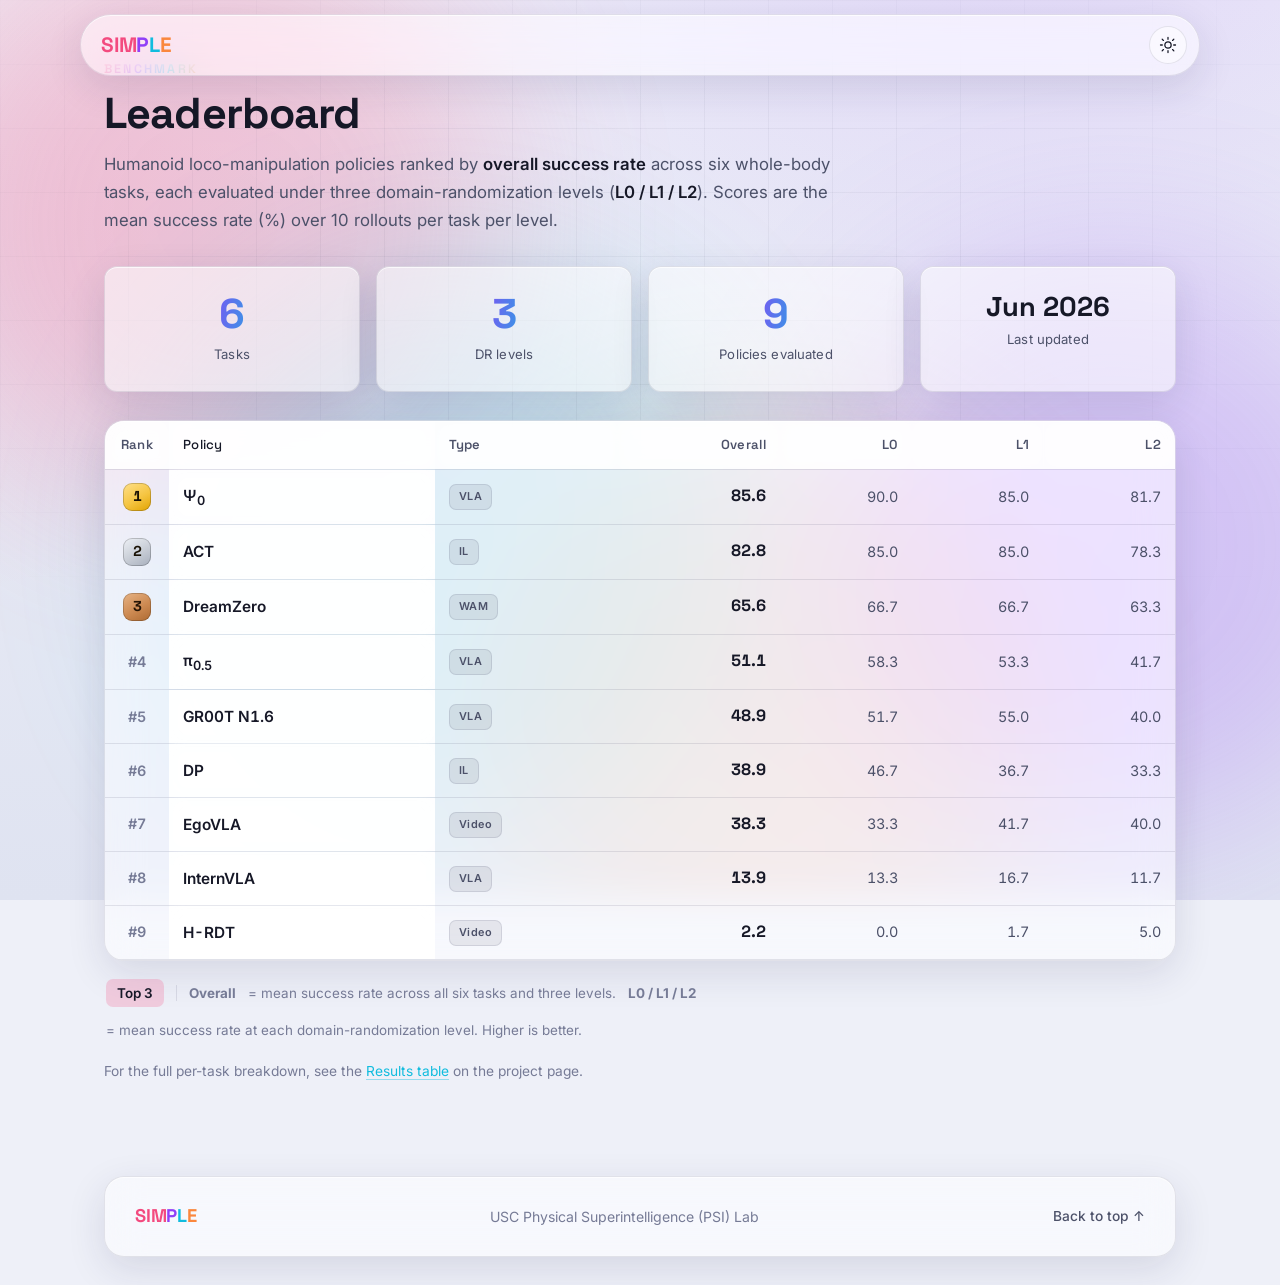
<file: leaderboard.html>
<!DOCTYPE html>
<html lang="en">
<head>
  <meta charset="UTF-8" />
  <meta name="viewport" content="width=device-width, initial-scale=1.0" />
  <title>SIMPLE &middot; Leaderboard</title>
  <meta name="description" content="SIMPLE leaderboard: humanoid loco-manipulation policies ranked by overall success rate across six whole-body tasks and three domain-randomization levels." />
  <meta name="color-scheme" content="dark light" />
  <script>
    // Set theme before paint to avoid a flash of the wrong theme.
    (function () {
      try {
        var param = new URLSearchParams(location.search).get('theme');
        if (param === 'light' || param === 'dark') {
          localStorage.setItem('theme', param);
        }
        var saved = localStorage.getItem('theme');
        var theme = saved || (window.matchMedia('(prefers-color-scheme: light)').matches ? 'light' : 'dark');
        document.documentElement.setAttribute('data-theme', theme);
      } catch (e) {
        document.documentElement.setAttribute('data-theme', 'dark');
      }
    })();
  </script>
  <link rel="preconnect" href="https://fonts.googleapis.com" />
  <link rel="preconnect" href="https://fonts.gstatic.com" crossorigin />
  <link href="https://fonts.googleapis.com/css2?family=Space+Grotesk:wght@400;500;600;700&family=Inter:wght@400;500;600;700&display=swap" rel="stylesheet" />
  <link rel="stylesheet" href="styles.css" />
</head>
<body>
  <!-- Ambient gradient glow background -->
  <div class="bg-field" aria-hidden="true">
    <span class="blob blob--pink"></span>
    <span class="blob blob--purple"></span>
    <span class="blob blob--cyan"></span>
    <span class="blob blob--orange"></span>
    <div class="grid-overlay"></div>
  </div>

  <!-- Navbar -->
  <header class="nav glass" id="nav">
    <a href="index.html#top" class="nav__brand">
      <span class="logo-text"><span class="g-s">S</span><span class="g-i">I</span><span class="g-m">M</span><span class="g-p">P</span><span class="g-l">L</span><span class="g-e">E</span></span>
    </a>
    <nav class="nav__links" id="navLinks">

    </nav>
    <div class="nav__right">
      <button class="theme-toggle" id="themeToggle" aria-label="Switch between light and dark theme" title="Toggle theme">
        <svg class="ico-moon" viewBox="0 0 24 24" aria-hidden="true"><path d="M21 12.8A9 9 0 1 1 11.2 3a7 7 0 0 0 9.8 9.8z" fill="none" stroke="currentColor" stroke-width="1.7" stroke-linejoin="round"/></svg>
        <svg class="ico-sun" viewBox="0 0 24 24" aria-hidden="true"><circle cx="12" cy="12" r="4.2" fill="none" stroke="currentColor" stroke-width="1.7"/><path d="M12 2v2.4M12 19.6V22M4.2 4.2l1.7 1.7M18.1 18.1l1.7 1.7M2 12h2.4M19.6 12H22M4.2 19.8l1.7-1.7M18.1 5.9l1.7-1.7" fill="none" stroke="currentColor" stroke-width="1.7" stroke-linecap="round"/></svg>
      </button>
      <button class="nav__toggle" id="navToggle" aria-label="Toggle navigation" aria-expanded="false">
        <span></span><span></span><span></span>
      </button>
    </div>
  </header>

  <main id="top">
    <section class="section" id="leaderboard">
      <div class="section__head reveal">
        <span class="kicker">Benchmark</span>
        <h2>Leaderboard</h2>
        <p class="lede">Humanoid loco-manipulation policies ranked by <b>overall success rate</b> across six whole-body tasks, each evaluated under three domain-randomization levels (<b>L0 / L1 / L2</b>). Scores are the mean success rate (%) over 10 rollouts per task per level.</p>
      </div>

      <div class="stat-grid stat-grid--4 reveal">
        <div class="stat glass">
          <div class="stat__num">6</div>
          <div class="stat__label">Tasks</div>
        </div>
        <div class="stat glass">
          <div class="stat__num">3</div>
          <div class="stat__label">DR levels</div>
        </div>
        <div class="stat glass">
          <div class="stat__num" id="lbCount">9</div>
          <div class="stat__label">Policies evaluated</div>
        </div>
        <div class="stat glass">
          <div class="stat__num stat__num--text">Jun 2026</div>
          <div class="stat__label">Last updated</div>
        </div>
      </div>

      <div class="table-wrap glass reveal">
        <table class="bench lb">
          <thead>
            <tr>
              <th class="lb-rank">Rank</th>
              <th class="sticky-col">Policy</th>
              <th class="lb-type">Type</th>
              <th class="lb-overall">Overall</th>
              <th class="lb-num">L0</th>
              <th class="lb-num">L1</th>
              <th class="lb-num">L2</th>
            </tr>
          </thead>
          <tbody id="lbBody"><!-- rows injected by leaderboard.js --></tbody>
        </table>
      </div>

      <p class="legend reveal">
        <span class="lg lg--best">Top 3</span>
        <span class="lg-sep"></span>
        <b>Overall</b> = mean success rate across all six tasks and three levels. <b>L0 / L1 / L2</b> = mean success rate at each domain-randomization level. Higher is better.
      </p>
      <p class="note reveal">For the full per-task breakdown, see the <a class="inline-link" href="index.html#results">Results table</a> on the project page.</p>
    </section>
  </main>

  <footer class="footer">
    <div class="footer__inner glass">
      <span class="logo-text logo-text--sm"><span class="g-s">S</span><span class="g-i">I</span><span class="g-m">M</span><span class="g-p">P</span><span class="g-l">L</span><span class="g-e">E</span></span>
      <p>USC Physical Superintelligence (PSI) Lab</p>
      <a class="back-top" href="#top" aria-label="Back to top">Back to top &uarr;</a>
    </div>
  </footer>

  <script src="script.js"></script>
  <script src="leaderboard.js"></script>
</body>
</html>
</file>
<file: styles.css>
/* ============================================================
   SIMPLE — Project Website
   Futuristic, minimal, dark glassmorphism
   ============================================================ */

:root {
  /* Brand palette (from the SIMPLE teaser gradient) */
  --pink:   #f34a7f;
  --purple: #9140f7;
  --cyan:   #11bcde;
  --orange: #fa873d;

  --brand-grad: linear-gradient(100deg, var(--pink) 0%, var(--purple) 35%, var(--cyan) 68%, var(--orange) 100%);

  /* Surfaces */
  --bg:      #06060f;
  --bg-2:    #0a0a16;
  --ink:     #eef0f7;
  --ink-dim: #a6abc4;
  --ink-mut: #767b96;

  /* Glass */
  --glass-bg:     rgba(255, 255, 255, 0.045);
  --glass-bg-2:   rgba(255, 255, 255, 0.07);
  --glass-brd:    rgba(255, 255, 255, 0.12);
  --glass-brd-2:  rgba(255, 255, 255, 0.18);
  --glass-shadow: 0 10px 40px rgba(0, 0, 0, 0.45);
  --inset-hi:     rgba(255, 255, 255, 0.08);
  --blur: 18px;

  /* Theme-dependent surface tints */
  --glow-1: rgba(145, 64, 247, 0.12);
  --glow-2: rgba(243, 74, 127, 0.10);
  --grid-line: rgba(255, 255, 255, 0.025);
  --track: rgba(255, 255, 255, 0.06);
  --hairline: rgba(255, 255, 255, 0.06);
  --row-hover: rgba(255, 255, 255, 0.03);
  --thead-bg: rgba(16, 16, 30, 0.7);
  --sticky-bg: rgba(13, 13, 24, 0.86);
  --sticky-hover-bg: rgba(22, 22, 38, 0.92);
  --menu-bg: rgba(12, 12, 24, 0.92);
  --btn-hover: rgba(255, 255, 255, 0.12);
  --cell-best-ink: #fff;
  --blob-opacity: 0.5;
  --light-panel: #f5f6fb;

  --maxw: 1120px;
  --radius: 20px;
  --radius-sm: 13px;

  --font-sans: 'Inter', system-ui, -apple-system, 'Segoe UI', sans-serif;
  --font-disp: 'Space Grotesk', 'Inter', system-ui, sans-serif;
}

/* ---------- Light theme ---------- */
[data-theme="light"] {
  --bg:      #eef0f8;
  --bg-2:    #dfe3f1;
  --ink:     #161827;
  --ink-dim: #4c5169;
  --ink-mut: #767b96;

  --glass-bg:     rgba(255, 255, 255, 0.55);
  --glass-bg-2:   rgba(255, 255, 255, 0.78);
  --glass-brd:    rgba(20, 24, 60, 0.10);
  --glass-brd-2:  rgba(20, 24, 60, 0.18);
  --glass-shadow: 0 12px 38px rgba(30, 34, 80, 0.12);
  --inset-hi:     rgba(255, 255, 255, 0.7);

  --glow-1: rgba(145, 64, 247, 0.14);
  --glow-2: rgba(243, 74, 127, 0.12);
  --grid-line: rgba(20, 24, 60, 0.045);
  --track: rgba(20, 24, 60, 0.08);
  --hairline: rgba(20, 24, 60, 0.10);
  --row-hover: rgba(20, 24, 60, 0.035);
  --thead-bg: rgba(255, 255, 255, 0.85);
  --sticky-bg: rgba(255, 255, 255, 0.92);
  --sticky-hover-bg: rgba(228, 231, 246, 0.95);
  --menu-bg: rgba(255, 255, 255, 0.95);
  --btn-hover: rgba(20, 24, 60, 0.06);
  --cell-best-ink: var(--ink);
  --blob-opacity: 0.22;
  --light-panel: #ffffff;
}

:root { color-scheme: dark; }
[data-theme="light"] { color-scheme: light; }

* { box-sizing: border-box; }

html { scroll-behavior: smooth; scroll-padding-top: 90px; overflow-x: clip; }

body {
  margin: 0;
  font-family: var(--font-sans);
  background: var(--bg);
  color: var(--ink);
  line-height: 1.65;
  -webkit-font-smoothing: antialiased;
  overflow-x: hidden;
}

a { color: inherit; text-decoration: none; }
sup { font-size: 0.62em; }

/* ---------- Ambient background ---------- */
.bg-field {
  position: fixed;
  inset: 0;
  z-index: -2;
  overflow: hidden;
  background:
    radial-gradient(1200px 800px at 80% -10%, var(--glow-1), transparent 60%),
    radial-gradient(1000px 700px at -10% 20%, var(--glow-2), transparent 60%),
    linear-gradient(180deg, var(--bg) 0%, var(--bg-2) 100%);
}
.blob {
  position: absolute;
  width: 46vw;
  height: 46vw;
  max-width: 640px;
  max-height: 640px;
  border-radius: 50%;
  filter: blur(90px);
  opacity: var(--blob-opacity);
  animation: drift 22s ease-in-out infinite alternate;
}
.blob--pink   { background: var(--pink);   top: -8%;  left: -6%; }
.blob--purple { background: var(--purple); top: 28%;  right: -10%; animation-delay: -5s; }
.blob--cyan   { background: var(--cyan);   bottom: 6%; left: 12%;  animation-delay: -11s; opacity: calc(var(--blob-opacity) * 0.8); }
.blob--orange { background: var(--orange); bottom: -12%; right: 18%; animation-delay: -16s; opacity: calc(var(--blob-opacity) * 0.7); }

@keyframes drift {
  0%   { transform: translate(0, 0) scale(1); }
  100% { transform: translate(40px, -30px) scale(1.12); }
}

.grid-overlay {
  position: absolute;
  inset: 0;
  background-image:
    linear-gradient(var(--grid-line) 1px, transparent 1px),
    linear-gradient(90deg, var(--grid-line) 1px, transparent 1px);
  background-size: 64px 64px;
  mask-image: radial-gradient(ellipse 90% 60% at 50% 30%, #000 30%, transparent 80%);
  -webkit-mask-image: radial-gradient(ellipse 90% 60% at 50% 30%, #000 30%, transparent 80%);
}

/* ---------- Glass utility ---------- */
.glass {
  background: var(--glass-bg);
  border: 1px solid var(--glass-brd);
  backdrop-filter: blur(var(--blur)) saturate(140%);
  -webkit-backdrop-filter: blur(var(--blur)) saturate(140%);
  box-shadow: var(--glass-shadow), inset 0 1px 0 var(--inset-hi);
}

/* ---------- Brand text ---------- */
.logo-text { font-family: var(--font-disp); font-weight: 700; letter-spacing: -0.01em; }
.g-s, .g-i, .g-m { color: var(--pink); }
.g-p { color: var(--purple); }
.g-l { color: var(--cyan); }
.g-e { color: var(--orange); }

.grad-text,
.kicker {
  background: var(--brand-grad);
  -webkit-background-clip: text;
  background-clip: text;
  color: transparent;
}

/* ============================================================
   Navbar
   ============================================================ */
.nav {
  position: fixed;
  top: 14px;
  left: 50%;
  transform: translateX(-50%);
  width: calc(100% - 32px);
  max-width: var(--maxw);
  z-index: 100;
  display: flex;
  align-items: center;
  justify-content: space-between;
  padding: 11px 12px 11px 20px;
  border-radius: 999px;
}
.nav__brand .logo-text { font-size: 1.3rem; }
.nav__links { display: flex; gap: 4px; }
.nav__links a {
  font-size: 0.86rem;
  font-weight: 500;
  color: var(--ink-dim);
  padding: 7px 13px;
  border-radius: 999px;
  transition: color 0.2s, background 0.2s;
}
.nav__links a:hover { color: var(--ink); background: var(--glass-bg-2); }

.nav__right { display: flex; align-items: center; gap: 6px; }

.theme-toggle {
  display: inline-flex;
  align-items: center;
  justify-content: center;
  width: 38px;
  height: 38px;
  border-radius: 999px;
  background: var(--glass-bg);
  border: 1px solid var(--glass-brd);
  color: var(--ink);
  cursor: pointer;
  transition: background 0.2s, border-color 0.2s, transform 0.2s;
}
.theme-toggle:hover { background: var(--glass-bg-2); border-color: var(--glass-brd-2); transform: translateY(-1px); }
.theme-toggle svg { width: 18px; height: 18px; }
.theme-toggle .ico-sun { display: none; }
.theme-toggle .ico-moon { display: block; }
[data-theme="light"] .theme-toggle .ico-sun { display: block; }
[data-theme="light"] .theme-toggle .ico-moon { display: none; }

.nav__toggle {
  display: none;
  flex-direction: column;
  gap: 5px;
  background: none;
  border: 0;
  cursor: pointer;
  padding: 8px;
}
.nav__toggle span {
  width: 22px; height: 2px;
  background: var(--ink);
  border-radius: 2px;
  transition: transform 0.3s, opacity 0.3s;
}
.nav__toggle[aria-expanded="true"] span:nth-child(1) { transform: translateY(7px) rotate(45deg); }
.nav__toggle[aria-expanded="true"] span:nth-child(2) { opacity: 0; }
.nav__toggle[aria-expanded="true"] span:nth-child(3) { transform: translateY(-7px) rotate(-45deg); }

/* ============================================================
   Layout primitives
   ============================================================ */
main { width: 100%; }

.section {
  max-width: var(--maxw);
  margin: 0 auto;
  padding: 54px 24px;
}
.section__head { margin-bottom: 32px; max-width: 760px; }
.kicker {
  font-family: var(--font-disp);
  font-size: 0.78rem;
  font-weight: 600;
  letter-spacing: 0.18em;
  text-transform: uppercase;
  display: inline-block;
  margin-bottom: 10px;
}
.section__head h2 {
  font-family: var(--font-disp);
  font-size: clamp(1.8rem, 4vw, 2.7rem);
  line-height: 1.1;
  margin: 0 0 14px;
  letter-spacing: -0.02em;
}
.lede { color: var(--ink-dim); font-size: 1.05rem; margin: 0; }

/* ============================================================
   Hero
   ============================================================ */
.hero {
  max-width: var(--maxw);
  margin: 0 auto;
  padding: 150px 24px 30px;
  text-align: center;
}
.hero__inner { display: flex; flex-direction: column; align-items: center; width: 100%; }
.glass-pill {
  display: inline-block;
  max-width: 100%;
  text-align: center;
  font-size: 0.8rem;
  font-weight: 500;
  color: var(--ink-dim);
  padding: 7px 16px;
  border-radius: 999px;
  background: var(--glass-bg);
  border: 1px solid var(--glass-brd);
  backdrop-filter: blur(var(--blur));
  -webkit-backdrop-filter: blur(var(--blur));
  margin: 0 0 26px;
}
.hero__title { margin: 0; line-height: 0.9; }
.logo-text--xl {
  font-size: clamp(4.2rem, 16vw, 10rem);
  letter-spacing: -0.03em;
  filter: drop-shadow(0 6px 30px rgba(145, 64, 247, 0.25));
}
.hero__subtitle {
  font-family: var(--font-disp);
  font-size: clamp(1.05rem, 2.6vw, 1.55rem);
  font-weight: 500;
  color: var(--ink);
  max-width: 800px;
  margin: 18px 0 30px;
  letter-spacing: -0.01em;
}
.grad-text { font-weight: 700; }

.authors {
  max-width: 780px;
  color: var(--ink-dim);
  font-size: 0.98rem;
  margin: 0 0 8px;
}
.affil { color: var(--ink-mut); font-size: 0.88rem; margin: 0 0 30px; }
.affil-note { font-size: 0.82rem; }

.hero__cta { display: flex; flex-wrap: wrap; gap: 12px; justify-content: center; }
.btn {
  display: inline-flex;
  align-items: center;
  gap: 9px;
  font-weight: 600;
  font-size: 0.95rem;
  padding: 12px 22px;
  border-radius: 999px;
  color: var(--ink);
  transition: transform 0.2s, border-color 0.2s, background 0.2s;
  position: relative;
}
.btn .ico { width: 18px; height: 18px; }
.btn:hover {
  transform: translateY(-2px);
  border-color: var(--glass-brd-2);
  background: var(--glass-bg-2);
}

/* Teaser */
.hero__teaser { margin: 56px auto 0; max-width: var(--maxw); }
.hero__teaser img {
  width: 100%;
  height: auto;
  display: block;
  border-radius: var(--radius);
}
.hero__teaser figcaption,
.media figcaption {
  margin-top: 16px;
  color: var(--ink-dim);
  font-size: 0.9rem;
  max-width: 820px;
  margin-left: auto;
  margin-right: auto;
  text-align: center;
}

/* ============================================================
   Prose / Abstract
   ============================================================ */
.prose {
  border-radius: var(--radius);
  padding: 34px 38px;
}
.prose p { margin: 0 0 16px; color: var(--ink-dim); font-size: 1.02rem; }
.prose p:last-child { margin-bottom: 0; }
.prose b, .lede b, .takeaway b, .note b { color: var(--ink); font-weight: 600; }
.prose--tight { padding: 28px 32px; }
.prose-h { font-family: var(--font-disp); margin: 0 0 20px; font-size: 1.05rem; }

/* ============================================================
   Stats
   ============================================================ */
.stat-grid {
  display: grid;
  grid-template-columns: repeat(5, 1fr);
  gap: 16px;
}
.stat {
  border-radius: var(--radius-sm);
  padding: 26px 14px;
  text-align: center;
}
.stat__num {
  font-family: var(--font-disp);
  font-weight: 700;
  font-size: clamp(1.9rem, 4vw, 2.6rem);
  line-height: 1;
  background: var(--brand-grad);
  -webkit-background-clip: text;
  background-clip: text;
  color: transparent;
}
.stat__label {
  margin-top: 9px;
  color: var(--ink-dim);
  font-size: 0.82rem;
  letter-spacing: 0.01em;
}

/* ============================================================
   Cards
   ============================================================ */
.cards-2 {
  display: grid;
  grid-template-columns: 1fr 1fr;
  gap: 18px;
  margin-bottom: 28px;
}
.card {
  border-radius: var(--radius);
  padding: 28px 30px;
  position: relative;
  overflow: hidden;
  transition: transform 0.25s, border-color 0.25s;
}
.card::before {
  content: "";
  position: absolute;
  top: 0; left: 0; right: 0;
  height: 2px;
  background: var(--brand-grad);
  opacity: 0.7;
}
.card:hover { transform: translateY(-4px); border-color: var(--glass-brd-2); }
.card__cat {
  display: flex;
  align-items: center;
  gap: 10px;
  font-family: var(--font-disp);
  font-size: 0.74rem;
  font-weight: 600;
  letter-spacing: 0.16em;
  text-transform: uppercase;
  color: var(--ink-mut);
  margin-bottom: 16px;
}
.card__cat::before {
  content: "";
  width: 22px;
  height: 2px;
  border-radius: 2px;
  background: var(--c, var(--cyan));
  flex: 0 0 auto;
}
.card h3 { font-family: var(--font-disp); font-size: 1.4rem; margin: 0 0 10px; }
.card p { margin: 0; color: var(--ink-dim); font-size: 0.98rem; }

/* ---------- Pipeline ---------- */
.pipeline {
  display: flex;
  align-items: stretch;
  gap: 8px;
  margin: 28px 0;
}
.pipe-step {
  flex: 1;
  border-radius: var(--radius-sm);
  padding: 22px 22px;
}
.pipe-step__n {
  font-family: var(--font-disp);
  font-weight: 700;
  font-size: 0.95rem;
  background: var(--brand-grad);
  -webkit-background-clip: text;
  background-clip: text;
  color: transparent;
}
.pipe-step h4 { font-family: var(--font-disp); margin: 6px 0 8px; font-size: 1.1rem; }
.pipe-step p { margin: 0; color: var(--ink-dim); font-size: 0.9rem; }
.pipe-arrow {
  display: flex;
  align-items: center;
  color: var(--ink-mut);
  font-size: 1.4rem;
  flex: 0 0 auto;
}

/* ---------- Bars ---------- */
.bars { display: flex; flex-direction: column; gap: 14px; }
.bar-row {
  display: grid;
  grid-template-columns: 190px 1fr 56px;
  align-items: center;
  gap: 14px;
}
.bar-row__label { font-size: 0.9rem; color: var(--ink-dim); }
.bar-row__val { font-family: var(--font-disp); font-weight: 600; text-align: right; }
.bar-track {
  height: 12px;
  border-radius: 999px;
  background: var(--track);
  overflow: hidden;
}
.bar-fill {
  height: 100%;
  width: 0;
  border-radius: 999px;
  background: linear-gradient(90deg, color-mix(in srgb, var(--c) 60%, transparent), var(--c));
  transition: width 1.2s cubic-bezier(0.16, 1, 0.3, 1);
}
.is-visible .bar-fill { width: var(--w); }
.note { color: var(--ink-mut); font-size: 0.86rem; margin: 18px 0 0; }

/* ============================================================
   Benchmark table
   ============================================================ */
.table-wrap {
  border-radius: var(--radius);
  overflow: auto;
  -webkit-overflow-scrolling: touch;
}
.bench {
  width: 100%;
  border-collapse: collapse;
  min-width: 720px;
  font-size: 0.9rem;
}
.bench th, .bench td {
  padding: 13px 14px;
  text-align: center;
  white-space: nowrap;
  border-bottom: 1px solid var(--hairline);
}
.bench thead th {
  font-family: var(--font-disp);
  font-weight: 600;
  font-size: 0.82rem;
  color: var(--ink-dim);
  letter-spacing: 0.02em;
  position: sticky;
  top: 0;
  background: var(--thead-bg);
  backdrop-filter: blur(8px);
}
.bench tbody td { color: var(--ink-dim); font-variant-numeric: tabular-nums; }
.bench .sticky-col {
  text-align: left;
  position: sticky;
  left: 0;
  background: var(--sticky-bg);
  backdrop-filter: blur(8px);
  color: var(--ink);
  font-weight: 500;
}
.bench tbody tr:hover td { background: var(--row-hover); }
.bench tbody tr:hover .sticky-col { background: var(--sticky-hover-bg); }

.bench td.best {
  color: var(--cell-best-ink);
  font-weight: 700;
  background: color-mix(in srgb, var(--pink) 16%, transparent);
}
.bench td.second {
  color: var(--ink);
  font-weight: 600;
  background: color-mix(in srgb, var(--cyan) 11%, transparent);
}

.tag {
  display: inline-block;
  font-size: 0.62rem;
  font-weight: 700;
  letter-spacing: 0.06em;
  padding: 2px 7px;
  border-radius: 6px;
  margin-left: 6px;
  vertical-align: middle;
}
.tag--vla { color: var(--purple); background: color-mix(in srgb, var(--purple) 18%, transparent); }
.tag--wam { color: var(--orange); background: color-mix(in srgb, var(--orange) 18%, transparent); }
.tag--ego { color: var(--cyan);   background: color-mix(in srgb, var(--cyan) 18%, transparent); }
.tag--il  { color: var(--pink);   background: color-mix(in srgb, var(--pink) 18%, transparent); }

.legend {
  display: flex;
  align-items: center;
  flex-wrap: wrap;
  gap: 12px;
  margin: 18px 2px 0;
  font-size: 0.84rem;
  color: var(--ink-mut);
}
.lg { padding: 3px 11px; border-radius: 7px; font-weight: 600; color: var(--ink); }
.lg--best   { background: color-mix(in srgb, var(--pink) 22%, transparent); }
.lg--second { background: color-mix(in srgb, var(--cyan) 18%, transparent); }
.lg-sep { flex: 0 0 1px; height: 16px; background: var(--glass-brd); }

.takeaway {
  margin-top: 28px;
  padding: 20px 26px;
  border-radius: var(--radius-sm);
  border-left: 3px solid transparent;
  border-image: var(--brand-grad) 1;
  color: var(--ink-dim);
  font-size: 1rem;
}

/* ============================================================
   Leaderboard page
   ============================================================ */
.nav__links a.is-active { color: var(--ink); background: var(--glass-bg-2); }

.stat-grid--4 { grid-template-columns: repeat(4, 1fr); margin-bottom: 28px; }
.stat__num--text {
  font-size: clamp(1.25rem, 2.6vw, 1.7rem);
  background: none;
  -webkit-background-clip: initial;
  background-clip: initial;
  color: var(--ink);
}

.bench.lb { min-width: 640px; }
.bench.lb thead th { text-align: right; }
.bench.lb thead th.lb-rank { text-align: center; }
.bench.lb thead th.sticky-col,
.bench.lb thead th.lb-type { text-align: left; }

.bench.lb td.lb-rank { width: 64px; text-align: center; }
.bench.lb td.lb-name { font-weight: 600; font-size: 0.96rem; }
.bench.lb td.lb-type { text-align: left; }
.bench.lb td.lb-num,
.bench.lb td.lb-overall { text-align: right; font-variant-numeric: tabular-nums; }

.bench.lb td.lb-overall {
  font-family: var(--font-disp);
  font-weight: 700;
  color: var(--ink);
  font-size: 1.02rem;
}
.lb-row--top td.lb-overall { color: var(--pink); }

.rank-badge {
  display: inline-flex;
  align-items: center;
  justify-content: center;
  width: 28px;
  height: 28px;
  border-radius: 9px;
  font-family: var(--font-disp);
  font-weight: 700;
  font-size: 0.9rem;
  color: #1a1205;
  box-shadow: inset 0 0 0 1px color-mix(in srgb, #000 20%, transparent);
}
.rank--gold   { background: linear-gradient(150deg, #ffe08a, #f5c542 55%, #e0a200); }
.rank--silver { background: linear-gradient(150deg, #eef1f6, #c8cdd6 55%, #a7afbd); }
.rank--bronze { background: linear-gradient(150deg, #e7b486, #cd8a52 55%, #ad6a32); color: #241405; }
.rank-num { color: var(--ink-mut); font-weight: 600; font-variant-numeric: tabular-nums; }

.type-pill {
  display: inline-block;
  font-size: 0.68rem;
  font-weight: 600;
  letter-spacing: 0.05em;
  padding: 3px 9px;
  border-radius: 7px;
  color: var(--ink-dim);
  background: color-mix(in srgb, var(--ink) 8%, transparent);
  border: 1px solid var(--glass-brd);
}

.inline-link {
  color: var(--cyan);
  text-decoration: none;
  border-bottom: 1px solid color-mix(in srgb, var(--cyan) 40%, transparent);
}
.inline-link:hover { color: var(--ink); border-bottom-color: var(--ink); }

/* ============================================================
   Media (sim2real)
   ============================================================ */
.media {
  border-radius: var(--radius);
  padding: 12px;
  margin: 0 0 28px;
}
.media img { width: 100%; height: auto; display: block; border-radius: 12px; }
.media figcaption { text-align: left; max-width: none; padding: 0 6px; }

/* Combined Table 5 + figure card */
.s2r-card { padding: 22px; }
.s2r-card .table-title { font-size: 1.06rem; }
.s2r-grid {
  display: flex;
  align-items: flex-start;
  gap: 28px;
}
.s2r-group {
  flex: 1 1 0;
  min-width: 0;
  display: flex;
  flex-direction: column;
  gap: 12px;
}
.s2r-group + .s2r-group {
  padding-left: 28px;
  border-left: 1px solid var(--glass-brd);
}
.s2r-pair {
  display: grid;
  grid-template-columns: 1fr 1fr;
  gap: 12px;
}
.s2r-cell { display: flex; flex-direction: column; gap: 9px; }
.s2r-shot {
  position: relative;
  border-radius: 12px;
  overflow: hidden;
  line-height: 0;
  aspect-ratio: 13 / 10;
}
.s2r-shot img {
  width: 100%;
  height: 100%;
  display: block;
  object-fit: cover;
}
.s2r-dom {
  font-size: 0.86rem;
  font-weight: 500;
  color: var(--ink-dim);
  letter-spacing: 0.01em;
}
.s2r-dom b {
  font-weight: 600;
  color: var(--ink);
}
.s2r-val {
  font-family: var(--font-disp);
  font-weight: 700;
  color: var(--ink);
}
.s2r-val--real {
  color: var(--pink);
}
@media (max-width: 720px) {
  .s2r-grid { grid-template-columns: 1fr; gap: 22px; }
  .s2r-group + .s2r-group { padding-left: 0; border-left: 0; }
}

/* ============================================================
   Figures (PDF-rendered diagrams on light panels)
   ============================================================ */
.figure {
  border-radius: var(--radius);
  padding: 14px;
  margin: 0 0 28px;
}
.figure__light {
  background: var(--light-panel);
  border-radius: 13px;
  padding: 18px;
  display: flex;
  justify-content: center;
}
.figure__light img { width: 100%; height: auto; display: block; }
.figure--narrow .figure__light { max-width: 460px; margin: 0 auto; }
.fig-cap {
  margin: 14px 4px 0;
  color: var(--ink-dim);
  font-size: 0.9rem;
  line-height: 1.55;
}
.fig-cap .fig-n {
  font-family: var(--font-disp);
  font-weight: 700;
  background: var(--brand-grad);
  -webkit-background-clip: text;
  background-clip: text;
  color: transparent;
  margin-right: 7px;
}

.figures-2 {
  display: grid;
  grid-template-columns: 1.3fr 1fr;
  gap: 18px;
  align-items: start;
  margin-bottom: 28px;
}
.figures-2 .figure { margin: 0; }

/* ============================================================
   Data tables (Tables 2-5) — compact variant of .bench
   ============================================================ */
.table-block { margin-top: 28px; }
.cards-2 .table-block { margin-top: 0; }
.table-title {
  font-family: var(--font-disp);
  font-size: 1.02rem;
  font-weight: 600;
  margin: 0 0 12px 2px;
}
.table-title .fig-n { /* reuse gradient label */
  font-weight: 700;
  background: var(--brand-grad);
  -webkit-background-clip: text;
  background-clip: text;
  color: transparent;
  margin-right: 7px;
}
.dtable {
  width: 100%;
  border-collapse: collapse;
  min-width: 460px;
  font-size: 0.9rem;
}
.dtable th, .dtable td {
  padding: 12px 14px;
  text-align: center;
  border-bottom: 1px solid var(--hairline);
  white-space: nowrap;
}
.dtable thead th {
  font-family: var(--font-disp);
  font-weight: 600;
  font-size: 0.8rem;
  color: var(--ink-dim);
  letter-spacing: 0.02em;
}
.dtable thead .grp {
  border-bottom: 1px solid var(--glass-brd);
  color: var(--ink);
}
.dtable tbody td { color: var(--ink-dim); font-variant-numeric: tabular-nums; }
.dtable .lcol { text-align: left; color: var(--ink); font-weight: 500; }
.dtable tbody tr:hover td { background: var(--row-hover); }
.dtable td.best {
  color: var(--cell-best-ink);
  font-weight: 700;
  background: color-mix(in srgb, var(--pink) 16%, transparent);
}
.dtable .sub { color: var(--ink-mut); font-size: 0.78rem; font-weight: 400; }
.dtable .divider td { padding: 0; border-bottom: 1px solid var(--glass-brd); }

/* ============================================================
   BibTeX
   ============================================================ */
.code {
  position: relative;
  border-radius: var(--radius);
  padding: 6px;
}
.code pre {
  margin: 0;
  padding: 26px 28px;
  overflow-x: auto;
  font-family: 'SF Mono', ui-monospace, 'Cascadia Code', Menlo, monospace;
  font-size: 0.85rem;
  line-height: 1.65;
  color: var(--ink-dim);
}
.code code { white-space: pre; }
.copy-btn {
  position: absolute;
  top: 16px;
  right: 16px;
  z-index: 2;
  font-family: var(--font-sans);
  font-size: 0.8rem;
  font-weight: 600;
  color: var(--ink);
  padding: 7px 15px;
  border-radius: 999px;
  background: var(--glass-bg-2);
  border: 1px solid var(--glass-brd);
  cursor: pointer;
  transition: background 0.2s, border-color 0.2s;
}
.copy-btn:hover { background: var(--btn-hover); border-color: var(--glass-brd-2); }
.copy-btn.copied { color: var(--cyan); border-color: color-mix(in srgb, var(--cyan) 50%, transparent); }

/* ============================================================
   Footer
   ============================================================ */
.footer {
  max-width: var(--maxw);
  margin: 40px auto 28px;
  padding: 0 24px;
}
.footer__inner {
  border-radius: var(--radius);
  padding: 24px 30px;
  display: flex;
  align-items: center;
  justify-content: space-between;
  gap: 16px;
  flex-wrap: wrap;
}
.footer__inner p { margin: 0; color: var(--ink-mut); font-size: 0.88rem; }
.logo-text--sm { font-size: 1.15rem; }
.back-top { font-size: 0.86rem; color: var(--ink-dim); font-weight: 500; }
.back-top:hover { color: var(--ink); }

/* ============================================================
   Scroll reveal
   ============================================================ */
.reveal {
  opacity: 0;
  transform: translateY(26px);
  transition: opacity 0.7s ease, transform 0.7s cubic-bezier(0.16, 1, 0.3, 1);
  will-change: opacity, transform;
}
.reveal.is-visible { opacity: 1; transform: none; }

@media (prefers-reduced-motion: reduce) {
  .reveal { opacity: 1; transform: none; transition: none; }
  .blob { animation: none; }
  html { scroll-behavior: auto; }
}

/* ============================================================
   Responsive
   ============================================================ */
@media (max-width: 860px) {
  .stat-grid { grid-template-columns: repeat(2, 1fr); }
  .figures-2 { grid-template-columns: 1fr; }
  .pipeline { flex-direction: column; }
  .pipe-arrow { transform: rotate(90deg); justify-content: center; padding: 2px 0; }
}

@media (max-width: 720px) {
  .nav { padding: 10px 10px 10px 18px; }
  .nav__links {
    position: absolute;
    top: calc(100% + 10px);
    right: 0;
    left: 0;
    flex-direction: column;
    gap: 2px;
    padding: 12px;
    border-radius: 18px;
    background: var(--menu-bg);
    border: 1px solid var(--glass-brd);
    backdrop-filter: blur(var(--blur));
    -webkit-backdrop-filter: blur(var(--blur));
    opacity: 0;
    pointer-events: none;
    transform: translateY(-8px);
    transition: opacity 0.25s, transform 0.25s;
  }
  .nav__links.open { opacity: 1; pointer-events: auto; transform: none; }
  .nav__links a { padding: 11px 14px; }
  .nav__toggle { display: flex; }

  .cards-2 { grid-template-columns: 1fr; }
  .bar-row { grid-template-columns: 130px 1fr 46px; gap: 10px; }
  .bar-row__label { font-size: 0.82rem; }
  .prose { padding: 26px 22px; }
  .hero { padding-top: 120px; }
  .logo-text--xl { font-size: clamp(3rem, 15vw, 5.5rem); }
  .hero__subtitle { font-size: 1.05rem; }
  .legend { font-size: 0.78rem; }
}

@media (max-width: 460px) {
  .stat-grid { grid-template-columns: 1fr; }
  .section { padding: 48px 18px; }
}
</file>
